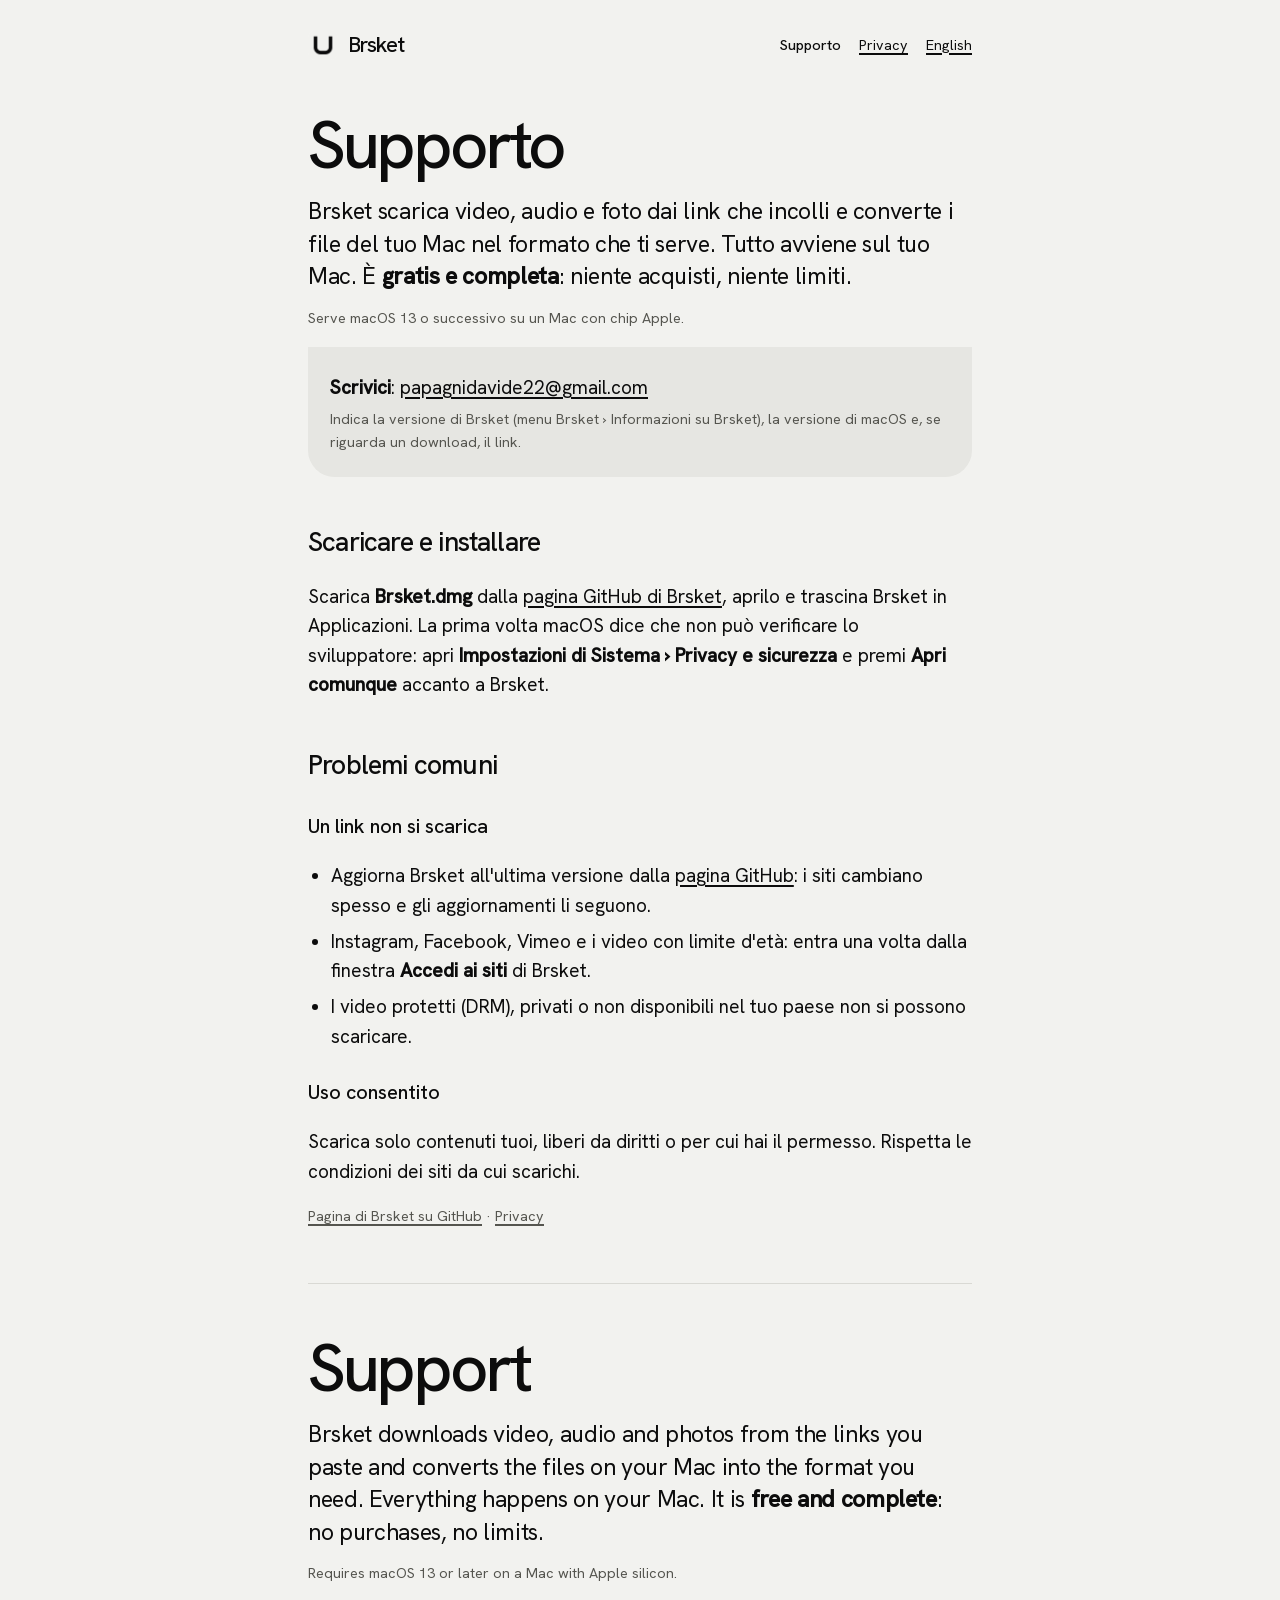
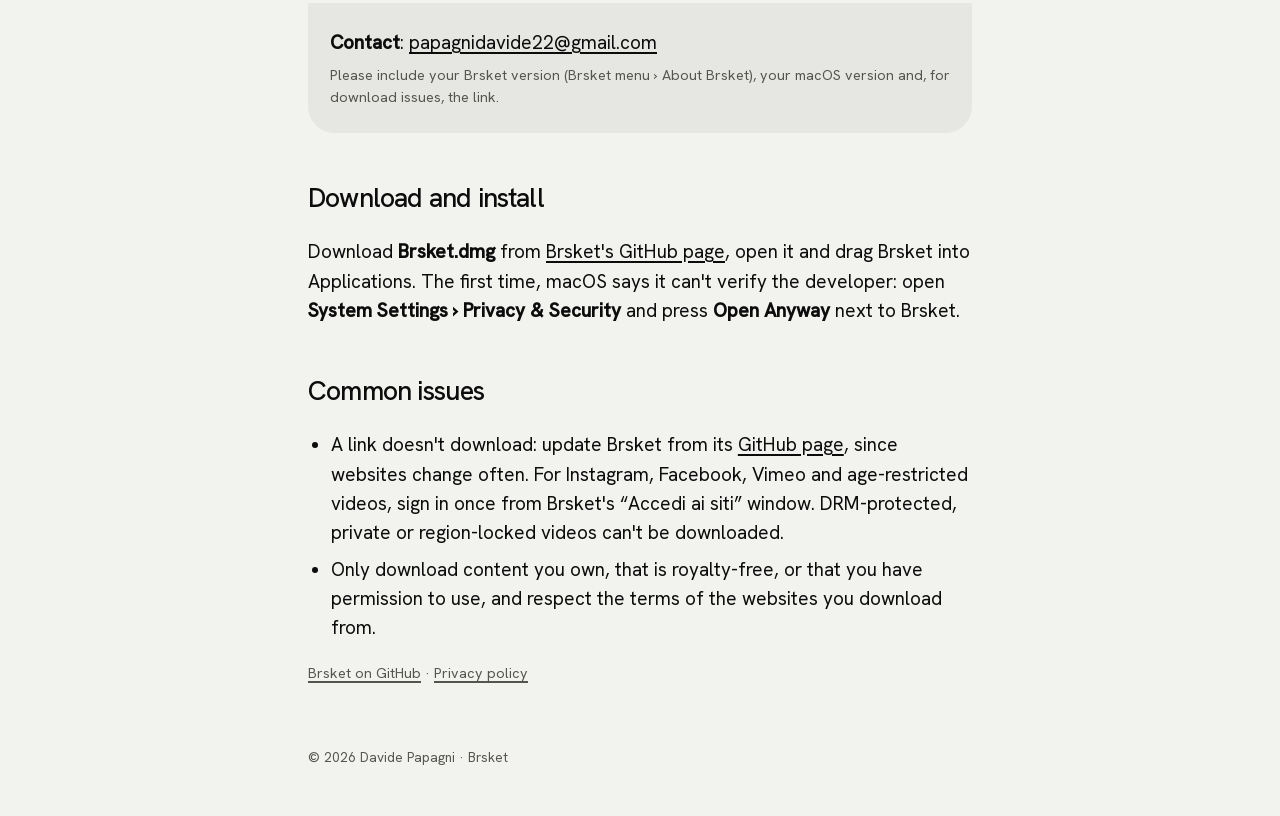
<file: index.html>
<!doctype html>
<html lang="it">
<head>
<meta charset="utf-8">
<meta name="viewport" content="width=device-width, initial-scale=1">
<title>Brsket · Supporto</title>
<meta name="description" content="Supporto di Brsket per Mac, gratuita: download, installazione, problemi comuni e contatti.">
<link rel="icon" href="icon.png">
<link rel="stylesheet" href="stile.css">
</head>
<body>
<header>
  <a class="brand" href="./"><img src="icon.png" alt="">Brsket</a>
  <nav><a href="./" aria-current="page">Supporto</a><a href="privacy.html">Privacy</a><a href="#en">English</a></nav>
</header>
<main>
  <h1>Supporto</h1>
  <p class="lead">Brsket scarica video, audio e foto dai link che incolli e converte i file del tuo Mac nel formato che ti serve. Tutto avviene sul tuo Mac. È <b>gratis e completa</b>: niente acquisti, niente limiti.</p>
  <p class="muted">Serve macOS 13 o successivo su un Mac con chip Apple.</p>

  <div class="box">
    <p><b>Scrivici</b>: <a href="mailto:papagnidavide22@gmail.com?subject=Brsket">papagnidavide22@gmail.com</a></p>
    <p class="muted">Indica la versione di Brsket (menu Brsket › Informazioni su Brsket), la versione di macOS e, se riguarda un download, il link.</p>
  </div>

  <h2>Scaricare e installare</h2>
  <p>Scarica <b>Brsket.dmg</b> dalla <a href="https://github.com/papagnidavide22-lang/Brsket/releases/latest">pagina GitHub di Brsket</a>, aprilo e trascina Brsket in Applicazioni. La prima volta macOS dice che non può verificare lo sviluppatore: apri <b>Impostazioni di Sistema › Privacy e sicurezza</b> e premi <b>Apri comunque</b> accanto a Brsket.</p>

  <h2>Problemi comuni</h2>
  <h3>Un link non si scarica</h3>
  <ul>
    <li>Aggiorna Brsket all'ultima versione dalla <a href="https://github.com/papagnidavide22-lang/Brsket/releases/latest">pagina GitHub</a>: i siti cambiano spesso e gli aggiornamenti li seguono.</li>
    <li>Instagram, Facebook, Vimeo e i video con limite d'età: entra una volta dalla finestra <b>Accedi ai siti</b> di Brsket.</li>
    <li>I video protetti (DRM), privati o non disponibili nel tuo paese non si possono scaricare.</li>
  </ul>
  <h3>Uso consentito</h3>
  <p>Scarica solo contenuti tuoi, liberi da diritti o per cui hai il permesso. Rispetta le condizioni dei siti da cui scarichi.</p>

  <p class="muted"><a href="https://github.com/papagnidavide22-lang/Brsket">Pagina di Brsket su GitHub</a> · <a href="privacy.html">Privacy</a></p>

  <section class="lang" id="en" lang="en">
    <h1>Support</h1>
    <p class="lead">Brsket downloads video, audio and photos from the links you paste and converts the files on your Mac into the format you need. Everything happens on your Mac. It is <b>free and complete</b>: no purchases, no limits.</p>
    <p class="muted">Requires macOS 13 or later on a Mac with Apple silicon.</p>
    <div class="box">
      <p><b>Contact</b>: <a href="mailto:papagnidavide22@gmail.com?subject=Brsket">papagnidavide22@gmail.com</a></p>
      <p class="muted">Please include your Brsket version (Brsket menu › About Brsket), your macOS version and, for download issues, the link.</p>
    </div>
    <h2>Download and install</h2>
    <p>Download <b>Brsket.dmg</b> from <a href="https://github.com/papagnidavide22-lang/Brsket/releases/latest">Brsket's GitHub page</a>, open it and drag Brsket into Applications. The first time, macOS says it can't verify the developer: open <b>System Settings › Privacy &amp; Security</b> and press <b>Open Anyway</b> next to Brsket.</p>
    <h2>Common issues</h2>
    <ul>
      <li>A link doesn't download: update Brsket from its <a href="https://github.com/papagnidavide22-lang/Brsket/releases/latest">GitHub page</a>, since websites change often. For Instagram, Facebook, Vimeo and age-restricted videos, sign in once from Brsket's “Accedi ai siti” window. DRM-protected, private or region-locked videos can't be downloaded.</li>
      <li>Only download content you own, that is royalty-free, or that you have permission to use, and respect the terms of the websites you download from.</li>
    </ul>
    <p class="muted"><a href="https://github.com/papagnidavide22-lang/Brsket">Brsket on GitHub</a> · <a href="privacy.html#en">Privacy policy</a></p>
  </section>
</main>
<footer>© 2026 Davide Papagni · Brsket</footer>
</body>
</html>
</file>
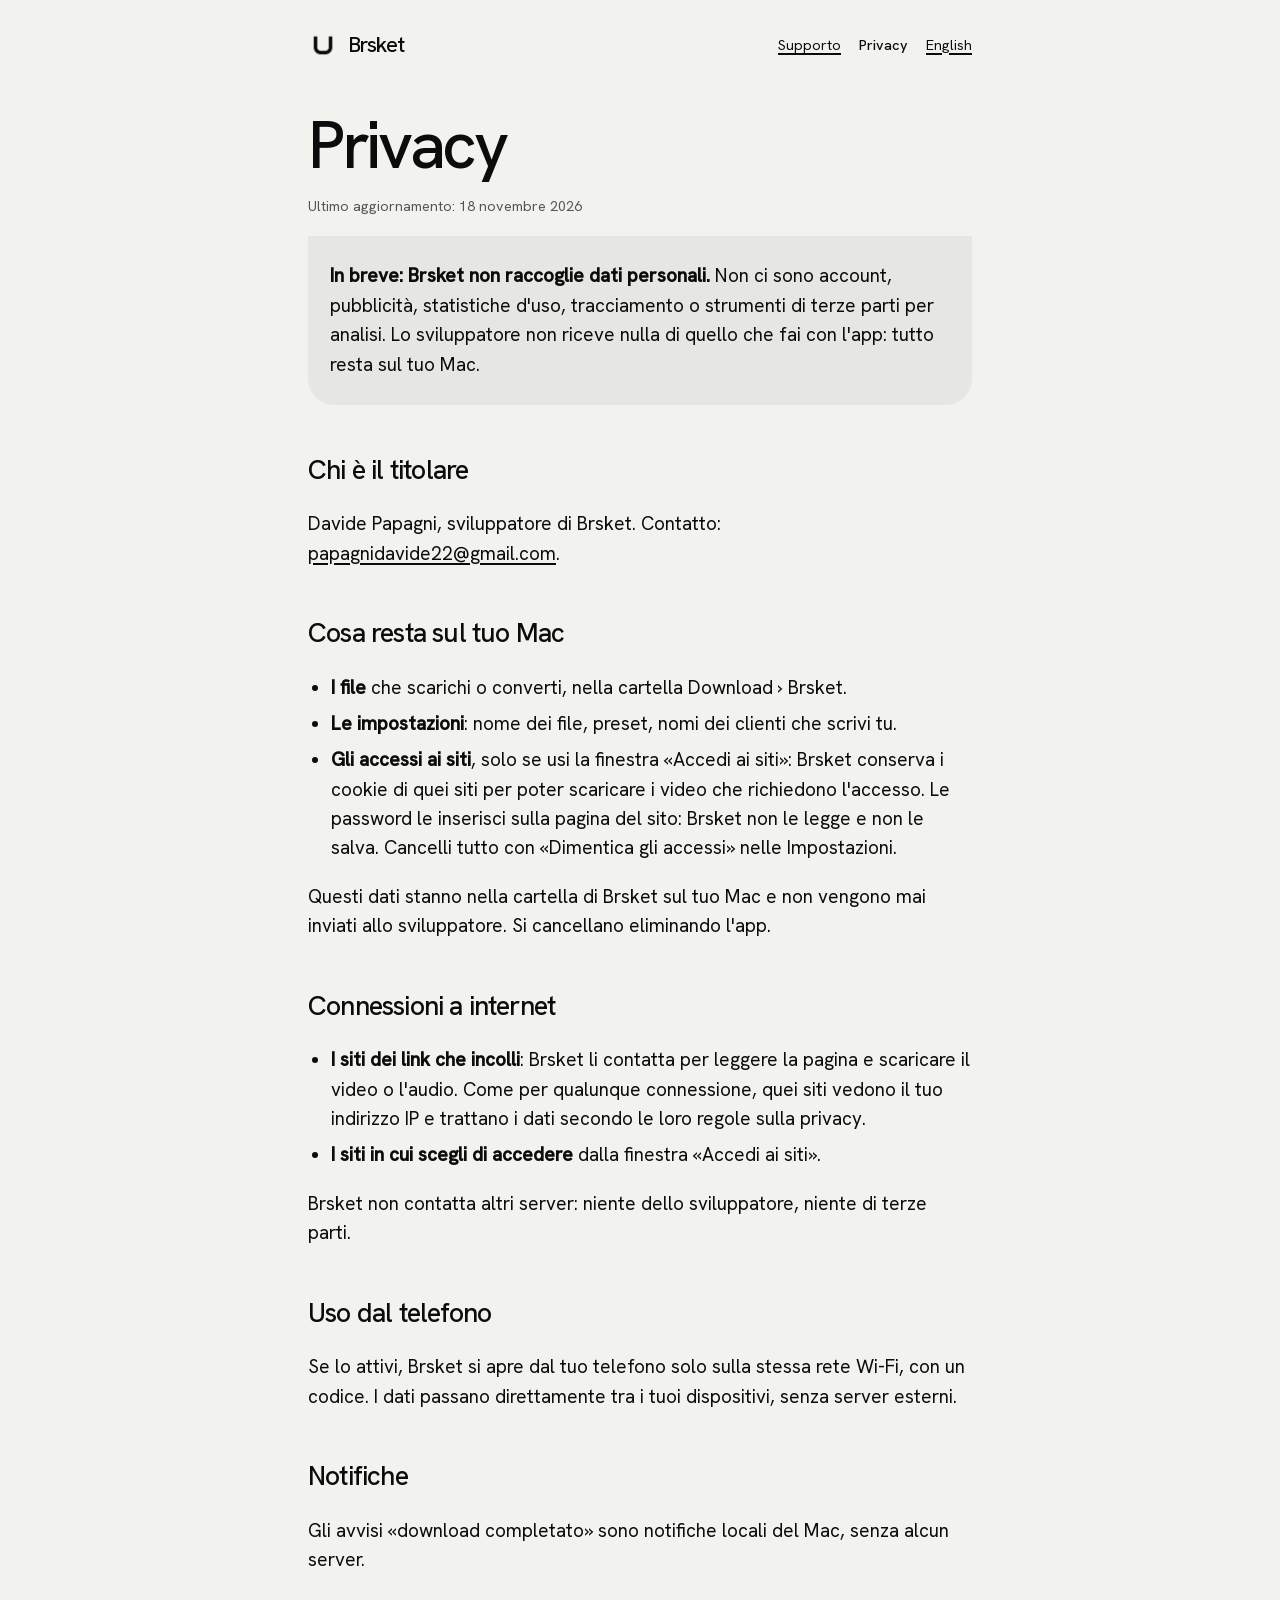
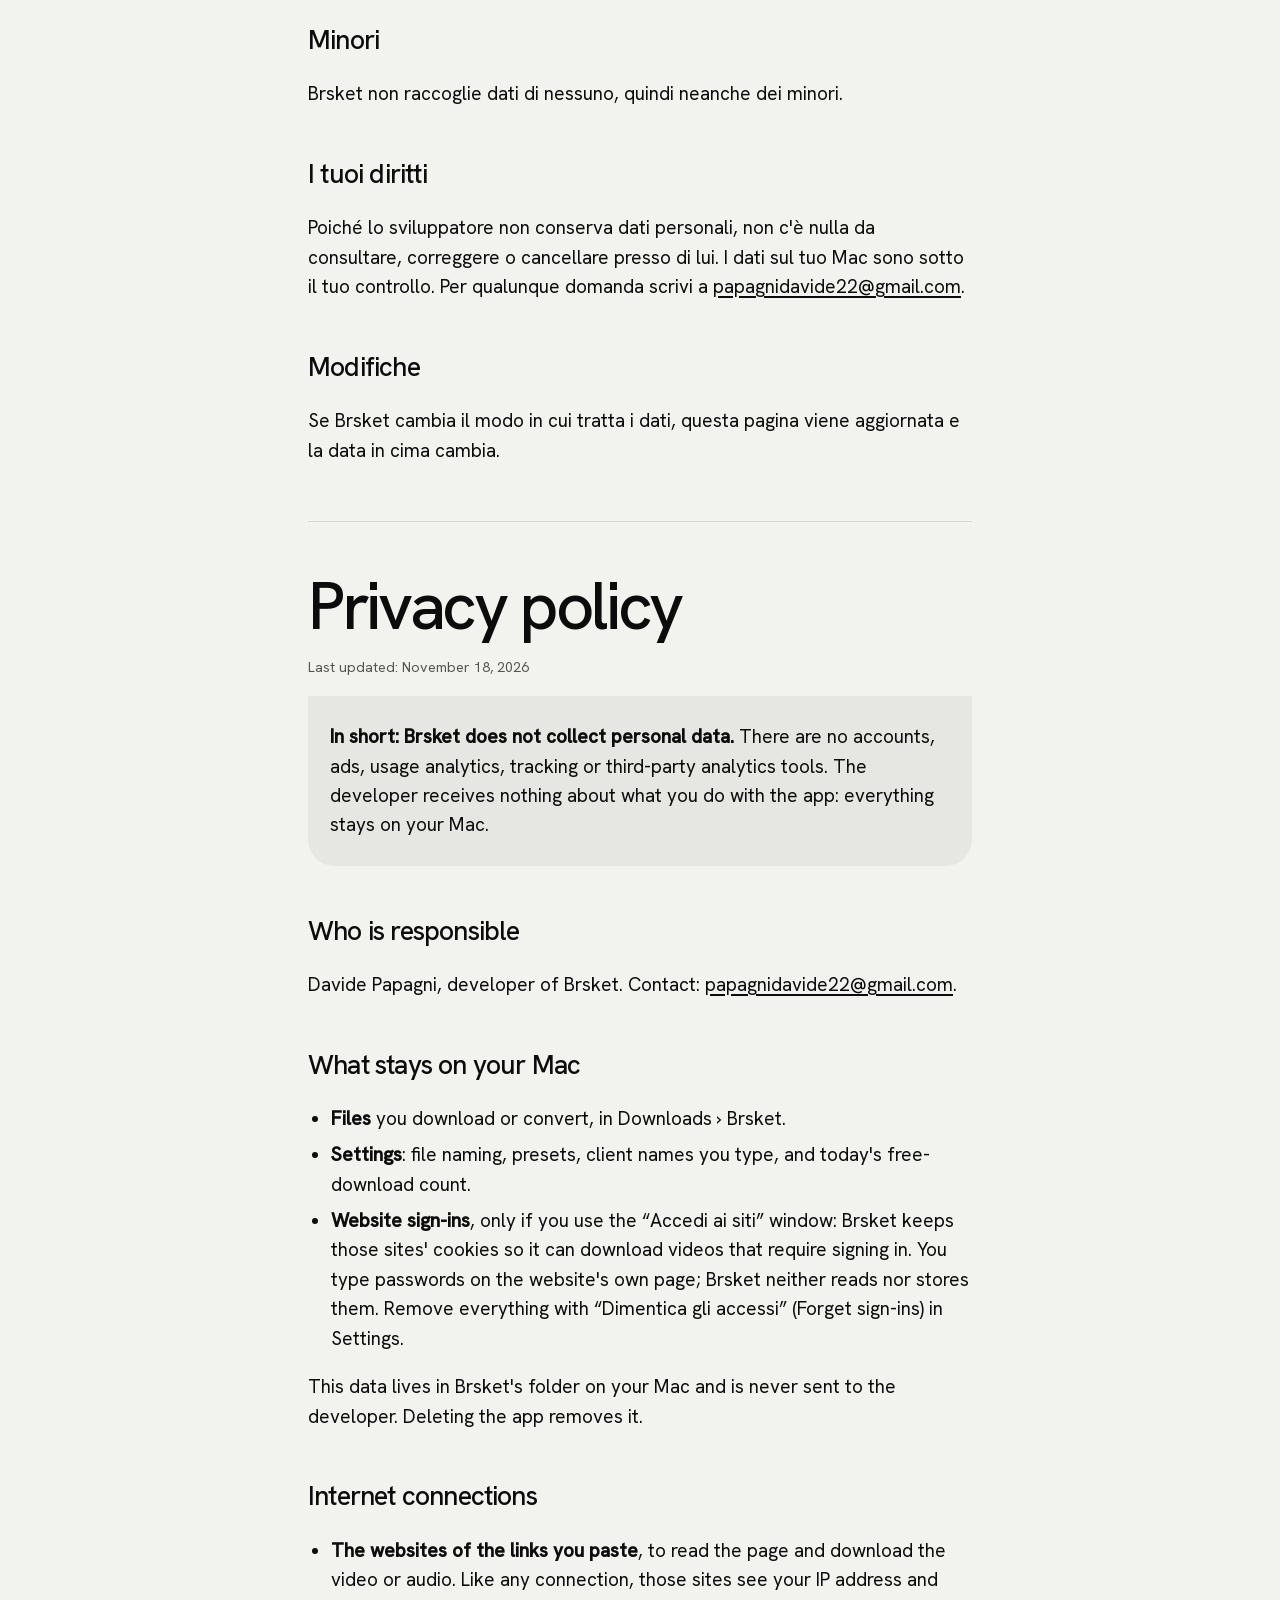
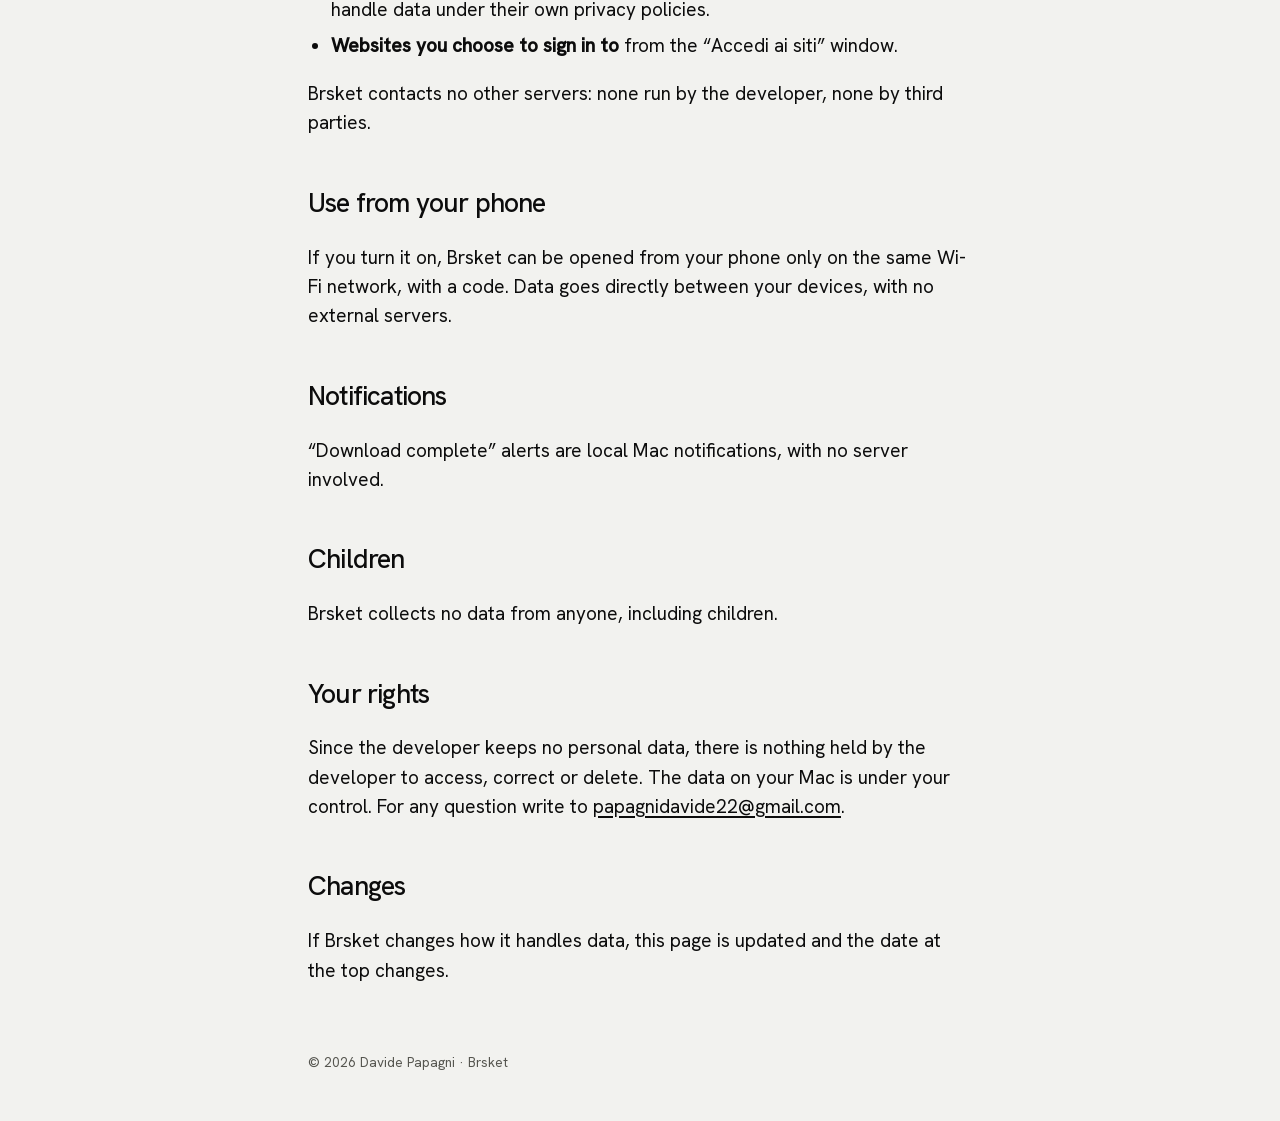
<file: privacy.html>
<!doctype html>
<html lang="it">
<head>
<meta charset="utf-8">
<meta name="viewport" content="width=device-width, initial-scale=1">
<title>Brsket · Privacy</title>
<meta name="description" content="Privacy di Brsket per Mac: l'app non raccoglie dati personali; tutto resta sul tuo Mac.">
<link rel="icon" href="icon.png">
<link rel="stylesheet" href="stile.css">
</head>
<body>
<header>
  <a class="brand" href="./"><img src="icon.png" alt="">Brsket</a>
  <nav><a href="./">Supporto</a><a href="privacy.html" aria-current="page">Privacy</a><a href="#en">English</a></nav>
</header>
<main>
  <h1>Privacy</h1>
  <p class="muted">Ultimo aggiornamento: 18 novembre 2026</p>

  <div class="box">
    <p><b>In breve: Brsket non raccoglie dati personali.</b> Non ci sono account, pubblicità, statistiche d'uso, tracciamento o strumenti di terze parti per analisi. Lo sviluppatore non riceve nulla di quello che fai con l'app: tutto resta sul tuo Mac.</p>
  </div>

  <h2>Chi è il titolare</h2>
  <p>Davide Papagni, sviluppatore di Brsket. Contatto: <a href="mailto:papagnidavide22@gmail.com?subject=Privacy%20Brsket">papagnidavide22@gmail.com</a>.</p>

  <h2>Cosa resta sul tuo Mac</h2>
  <ul>
    <li><b>I file</b> che scarichi o converti, nella cartella Download › Brsket.</li>
    <li><b>Le impostazioni</b>: nome dei file, preset, nomi dei clienti che scrivi tu.</li>
    <li><b>Gli accessi ai siti</b>, solo se usi la finestra «Accedi ai siti»: Brsket conserva i cookie di quei siti per poter scaricare i video che richiedono l'accesso. Le password le inserisci sulla pagina del sito: Brsket non le legge e non le salva. Cancelli tutto con «Dimentica gli accessi» nelle Impostazioni.</li>
  </ul>
  <p>Questi dati stanno nella cartella di Brsket sul tuo Mac e non vengono mai inviati allo sviluppatore. Si cancellano eliminando l'app.</p>

  <h2>Connessioni a internet</h2>
  <ul>
    <li><b>I siti dei link che incolli</b>: Brsket li contatta per leggere la pagina e scaricare il video o l'audio. Come per qualunque connessione, quei siti vedono il tuo indirizzo IP e trattano i dati secondo le loro regole sulla privacy.</li>
    <li><b>I siti in cui scegli di accedere</b> dalla finestra «Accedi ai siti».</li>
  </ul>
  <p>Brsket non contatta altri server: niente dello sviluppatore, niente di terze parti.</p>

  <h2>Uso dal telefono</h2>
  <p>Se lo attivi, Brsket si apre dal tuo telefono solo sulla stessa rete Wi-Fi, con un codice. I dati passano direttamente tra i tuoi dispositivi, senza server esterni.</p>

  <h2>Notifiche</h2>
  <p>Gli avvisi «download completato» sono notifiche locali del Mac, senza alcun server.</p>

  <h2>Minori</h2>
  <p>Brsket non raccoglie dati di nessuno, quindi neanche dei minori.</p>

  <h2>I tuoi diritti</h2>
  <p>Poiché lo sviluppatore non conserva dati personali, non c'è nulla da consultare, correggere o cancellare presso di lui. I dati sul tuo Mac sono sotto il tuo controllo. Per qualunque domanda scrivi a <a href="mailto:papagnidavide22@gmail.com?subject=Privacy%20Brsket">papagnidavide22@gmail.com</a>.</p>

  <h2>Modifiche</h2>
  <p>Se Brsket cambia il modo in cui tratta i dati, questa pagina viene aggiornata e la data in cima cambia.</p>

  <section class="lang" id="en" lang="en">
    <h1>Privacy policy</h1>
    <p class="muted">Last updated: November 18, 2026</p>
    <div class="box">
      <p><b>In short: Brsket does not collect personal data.</b> There are no accounts, ads, usage analytics, tracking or third-party analytics tools. The developer receives nothing about what you do with the app: everything stays on your Mac.</p>
    </div>
    <h2>Who is responsible</h2>
    <p>Davide Papagni, developer of Brsket. Contact: <a href="mailto:papagnidavide22@gmail.com?subject=Brsket%20privacy">papagnidavide22@gmail.com</a>.</p>
    <h2>What stays on your Mac</h2>
    <ul>
      <li><b>Files</b> you download or convert, in Downloads › Brsket.</li>
      <li><b>Settings</b>: file naming, presets, client names you type, and today's free-download count.</li>
      <li><b>Website sign-ins</b>, only if you use the “Accedi ai siti” window: Brsket keeps those sites' cookies so it can download videos that require signing in. You type passwords on the website's own page; Brsket neither reads nor stores them. Remove everything with “Dimentica gli accessi” (Forget sign-ins) in Settings.</li>
    </ul>
    <p>This data lives in Brsket's folder on your Mac and is never sent to the developer. Deleting the app removes it.</p>
    <h2>Internet connections</h2>
    <ul>
      <li><b>The websites of the links you paste</b>, to read the page and download the video or audio. Like any connection, those sites see your IP address and handle data under their own privacy policies.</li>
      <li><b>Websites you choose to sign in to</b> from the “Accedi ai siti” window.</li>
    </ul>
    <p>Brsket contacts no other servers: none run by the developer, none by third parties.</p>
    <h2>Use from your phone</h2>
    <p>If you turn it on, Brsket can be opened from your phone only on the same Wi-Fi network, with a code. Data goes directly between your devices, with no external servers.</p>
    <h2>Notifications</h2>
    <p>“Download complete” alerts are local Mac notifications, with no server involved.</p>
    <h2>Children</h2>
    <p>Brsket collects no data from anyone, including children.</p>
    <h2>Your rights</h2>
    <p>Since the developer keeps no personal data, there is nothing held by the developer to access, correct or delete. The data on your Mac is under your control. For any question write to <a href="mailto:papagnidavide22@gmail.com?subject=Brsket%20privacy">papagnidavide22@gmail.com</a>.</p>
    <h2>Changes</h2>
    <p>If Brsket changes how it handles data, this page is updated and the date at the top changes.</p>
  </section>
</main>
<footer>© 2026 Davide Papagni · Brsket</footer>
</body>
</html>
</file>
<file: stile.css>
/* Sito di Brsket (supporto e privacy): stessi colori e carattere dell'app */
/* Hanken Grotesk ospitato qui (licenza OFL, fonts/OFL.txt): nessuna richiesta a Google Fonts */
@font-face{font-family:"Hanken Grotesk";font-style:normal;font-weight:400 500;font-display:swap;src:url(fonts/hanken-latin-ext.woff2) format("woff2");
  unicode-range:U+0100-02BA,U+02BD-02C5,U+02C7-02CC,U+02CE-02D7,U+02DD-02FF,U+0304,U+0308,U+0329,U+1D00-1DBF,U+1E00-1E9F,U+1EF2-1EFF,U+2020,U+20A0-20AB,U+20AD-20C4,U+2113,U+2C60-2C7F,U+A720-A7FF}
@font-face{font-family:"Hanken Grotesk";font-style:normal;font-weight:400 500;font-display:swap;src:url(fonts/hanken-latin.woff2) format("woff2");
  unicode-range:U+0000-00FF,U+0131,U+0152-0153,U+02BB-02BC,U+02C6,U+02DA,U+02DC,U+0304,U+0308,U+0329,U+2000-206F,U+20AC,U+2122,U+2191,U+2193,U+2212,U+2215,U+FEFF,U+FFFD}
:root{
  --bg:#f2f2ef; --surface:#e6e6e2; --ink:#0c0c0c; --muted:#55554f; --line:#d9d9d4;
  --font:"Hanken Grotesk",-apple-system,BlinkMacSystemFont,"Helvetica Neue",Arial,sans-serif;
  --m:clamp(16px,4vw,48px);
}
@media (prefers-color-scheme:dark){
  :root{ --bg:#0c0c0c; --surface:#1a1a19; --ink:#f2f2ef; --muted:#a8a8a1; --line:#262624; }
}
*{box-sizing:border-box}
html{-webkit-text-size-adjust:100%}
body{margin:0;background:var(--bg);color:var(--ink);font-family:var(--font);font-size:clamp(1.0625rem,1rem + .25vw,1.1875rem);
  line-height:1.55;-webkit-font-smoothing:antialiased}
a{color:inherit;text-underline-offset:3px;text-decoration-thickness:1.5px}
header,main,footer{max-width:760px;margin:0 auto;padding:0 var(--m)}
header{display:flex;flex-wrap:wrap;justify-content:space-between;align-items:center;gap:12px 16px;padding-top:28px;padding-bottom:28px}
.brand{display:flex;gap:10px;align-items:center;font-weight:500;font-size:1.35rem;letter-spacing:-.04em;text-decoration:none}
.brand img{width:30px;height:30px;border-radius:7px}
nav{display:flex;flex-wrap:wrap;gap:6px 18px;font-size:.9rem}
nav a[aria-current]{text-decoration:none;font-weight:500}
h1{font-size:clamp(2.4rem,1.6rem + 3.4vw,4.2rem);font-weight:500;letter-spacing:-.05em;line-height:.95;margin:24px 0 18px}
h2{font-size:clamp(1.35rem,1.2rem + .6vw,1.7rem);font-weight:500;letter-spacing:-.03em;margin:44px 0 10px}
h3{font-size:1.05em;font-weight:500;margin:26px 0 6px}
p,li{color:var(--ink);overflow-wrap:anywhere}
.lead{font-size:clamp(1.2rem,1.1rem + .5vw,1.45rem);letter-spacing:-.015em;line-height:1.4;margin:0 0 8px}
.muted{color:var(--muted);font-size:.9rem}
.box{background:var(--surface);padding:20px 22px;border-radius:0 0 1.4em 1.4em;margin:18px 0}
.box p{margin:.3em 0}
ul{padding-left:1.2em}
li{margin:.35em 0}
.lang{margin:56px 0 0;padding-top:28px;border-top:1px solid var(--line)}
footer{padding-top:48px;padding-bottom:48px;color:var(--muted);font-size:.85rem}
</file>
